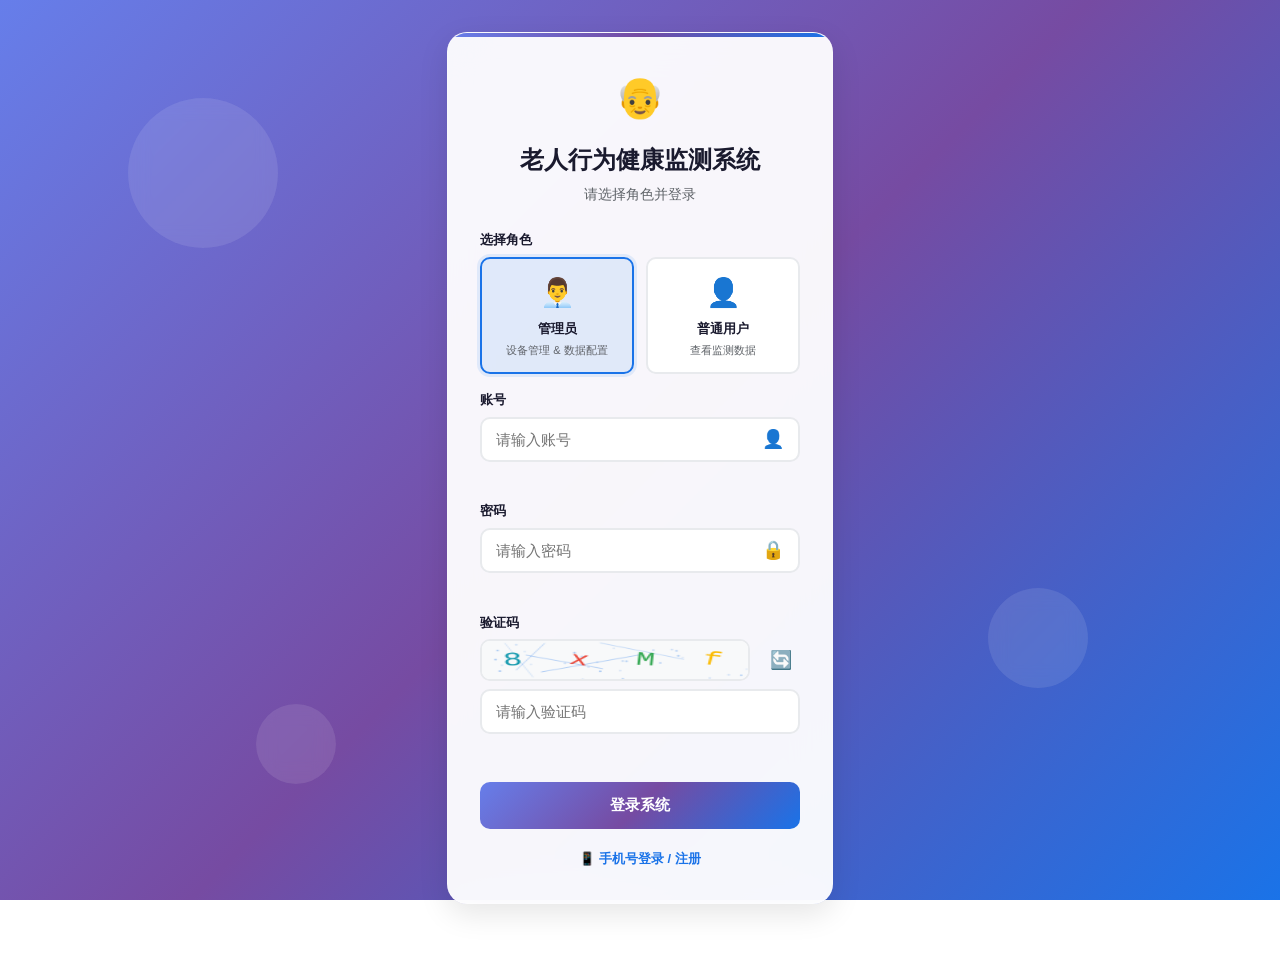
<file: index.html>
<!DOCTYPE html>
<html lang="zh-CN">
<head>
    <meta charset="UTF-8">
    <meta name="viewport" content="width=device-width, initial-scale=1.0">
    <title>老人行为健康监测系统 - 登录</title>
    <link rel="stylesheet" href="style.css">
    <style>
        /* 登录页面专属样式 */
        body {
            background: linear-gradient(135deg, #667eea 0%, #764ba2 50%, #1a73e8 100%);
            background-attachment: fixed;
            min-height: 100vh;
            display: flex;
            align-items: center;
            justify-content: center;
            margin: 0;
            position: relative;
            overflow: hidden;
        }

        /* 浮动装饰圆点 */
        .floating-circle {
            position: absolute;
            border-radius: 50%;
            background: rgba(255, 255, 255, 0.1);
            backdrop-filter: blur(10px);
            animation: float 6s ease-in-out infinite;
        }

        .floating-circle:nth-child(1) {
            width: 150px;
            height: 150px;
            top: 10%;
            left: 10%;
            animation-delay: 0s;
        }

        .floating-circle:nth-child(2) {
            width: 100px;
            height: 100px;
            top: 60%;
            right: 15%;
            animation-delay: 2s;
        }

        .floating-circle:nth-child(3) {
            width: 80px;
            height: 80px;
            bottom: 20%;
            left: 20%;
            animation-delay: 4s;
        }

        @keyframes float {
            0%, 100% {
                transform: translateY(0) rotate(0deg);
            }
            50% {
                transform: translateY(-20px) rotate(180deg);
            }
        }

        .login-wrapper {
            position: relative;
            z-index: 10;
            width: 100%;
            max-width: 450px;
            padding: 2rem;
        }

        .login-card {
            background: rgba(255, 255, 255, 0.95);
            backdrop-filter: blur(20px);
            border-radius: 20px;
            padding: 2rem 2rem;
            box-shadow: 0 10px 30px rgba(0, 0, 0, 0.1);
            border: 1px solid rgba(255, 255, 255, 0.2);
            position: relative;
            overflow: hidden;
        }

        .login-card::before {
            content: '';
            position: absolute;
            top: 0;
            left: 0;
            right: 0;
            height: 4px;
            background: linear-gradient(90deg, #667eea, #764ba2, #1a73e8);
        }

        .login-header {
            text-align: center;
            margin-bottom: 1.5rem;
        }

        .login-logo {
            font-size: 2.5rem;
            margin-bottom: 0.75rem;
        }

        .login-title {
            font-size: 1.5rem;
            font-weight: 700;
            color: #1a1a2e;
            margin-bottom: 0.25rem;
        }

        .login-subtitle {
            font-size: 0.875rem;
            color: #5f6368;
        }

        .form-group {
            margin-bottom: 1rem;
        }

        .form-label {
            display: block;
            font-size: 0.8125rem;
            font-weight: 600;
            color: #1a1a2e;
            margin-bottom: 0.375rem;
        }

        .form-input-wrapper {
            position: relative;
        }

        .form-input {
            width: 100%;
            padding: 0.75rem 2.5rem 0.75rem 0.875rem;
            border: 2px solid #e8eaed;
            border-radius: 10px;
            font-size: 0.9375rem;
            transition: all 0.3s ease;
            background: white;
        }

        .form-input:focus {
            outline: none;
            border-color: #1a73e8;
            box-shadow: 0 0 0 3px rgba(26, 115, 232, 0.1);
        }

        .input-icon {
            position: absolute;
            right: 1rem;
            top: 50%;
            transform: translateY(-50%);
            font-size: 1.125rem;
            color: #9aa0a6;
        }

        /* 角色选择样式 */
        .role-selector {
            display: flex;
            gap: 0.75rem;
            margin-bottom: 1rem;
        }

        .role-option {
            flex: 1;
            padding: 0.75rem;
            border: 2px solid #e8eaed;
            border-radius: 10px;
            cursor: pointer;
            transition: all 0.3s ease;
            text-align: center;
            background: white;
        }

        .role-option:hover {
            border-color: #1a73e8;
            background: rgba(26, 115, 232, 0.05);
        }

        .role-option.selected {
            border-color: #1a73e8;
            background: rgba(26, 115, 232, 0.1);
            box-shadow: 0 0 0 3px rgba(26, 115, 232, 0.1);
        }

        .role-icon {
            font-size: 1.75rem;
            margin-bottom: 0.25rem;
        }

        .role-name {
            font-weight: 600;
            color: #1a1a2e;
            font-size: 0.8125rem;
        }

        .role-desc {
            font-size: 0.6875rem;
            color: #5f6368;
            margin-top: 0.125rem;
        }

        .captcha-container {
            display: flex;
            align-items: center;
            gap: 0.75rem;
        }

        .captcha-image {
            flex: 1;
            height: 42px;
            border: 2px solid #e8eaed;
            border-radius: 10px;
            cursor: pointer;
            display: flex;
            align-items: center;
            justify-content: center;
            background: white;
            font-family: 'Courier New', monospace;
            font-size: 1.125rem;
            font-weight: bold;
            color: #1a73e8;
            letter-spacing: 4px;
            transition: all 0.3s ease;
        }

        .captcha-image:hover {
            border-color: #1a73e8;
            box-shadow: 0 0 0 3px rgba(26, 115, 232, 0.1);
        }

        .refresh-btn {
            background: none;
            border: none;
            font-size: 1.125rem;
            cursor: pointer;
            color: #9aa0a6;
            transition: color 0.3s ease;
            padding: 0.5rem;
        }

        .refresh-btn:hover {
            color: #1a73e8;
        }

        .login-btn {
            width: 100%;
            padding: 0.875rem;
            background: linear-gradient(135deg, #667eea 0%, #764ba2 50%, #1a73e8 100%);
            color: white;
            border: none;
            border-radius: 10px;
            font-size: 0.9375rem;
            font-weight: 600;
            cursor: pointer;
            transition: all 0.3s ease;
            position: relative;
            overflow: hidden;
            margin-top: 0.5rem;
        }

        .login-btn:hover {
            transform: translateY(-2px);
            box-shadow: 0 8px 20px rgba(26, 115, 232, 0.3);
        }

        .login-btn:active {
            transform: translateY(0);
        }

        .login-btn::before {
            content: '';
            position: absolute;
            top: 0;
            left: -100%;
            width: 100%;
            height: 100%;
            background: linear-gradient(90deg, transparent, rgba(255, 255, 255, 0.2), transparent);
            transition: left 0.5s ease;
        }

        .login-btn:hover::before {
            left: 100%;
        }

        .error-message {
            color: #ea4335;
            font-size: 0.6875rem;
            margin-top: 0.375rem;
            display: flex;
            align-items: center;
            gap: 0.25rem;
            opacity: 0;
            transform: translateY(-10px);
            transition: all 0.3s ease;
        }

        .error-message.show {
            opacity: 1;
            transform: translateY(0);
        }

        .error-message::before {
            content: '⚠️';
        }

        .footer {
            text-align: center;
            margin-top: 1.5rem;
            color: rgba(255, 255, 255, 0.8);
            font-size: 0.8125rem;
        }

        /* 登录成功动画 */
        .login-success {
            position: fixed;
            top: 0;
            left: 0;
            width: 100%;
            height: 100%;
            background: linear-gradient(135deg, #667eea 0%, #764ba2 50%, #1a73e8 100%);
            display: flex;
            align-items: center;
            justify-content: center;
            z-index: 1000;
            opacity: 0;
            visibility: hidden;
            transition: all 0.5s ease;
        }

        .login-success.show {
            opacity: 1;
            visibility: visible;
        }

        .success-content {
            text-align: center;
            color: white;
        }

        .success-icon {
            font-size: 4rem;
            margin-bottom: 1rem;
            animation: pulse 2s infinite;
        }

        .success-text {
            font-size: 1.5rem;
            font-weight: 600;
        }

        @keyframes pulse {
            0%, 100% {
                transform: scale(1);
            }
            50% {
                transform: scale(1.1);
            }
        }

        /* 响应式设计 */
        @media (max-width: 768px) {
            .login-wrapper {
                padding: 0.75rem;
            }

            .login-card {
                padding: 1.5rem 1.25rem;
                border-radius: 16px;
            }

            .login-logo {
                font-size: 2rem;
                margin-bottom: 0.5rem;
            }

            .login-title {
                font-size: 1.25rem;
            }

            .login-subtitle {
                font-size: 0.8125rem;
            }

            .form-input {
                padding: 0.75rem 2.25rem 0.75rem 0.75rem;
                font-size: 0.875rem;
            }

            .captcha-image {
                height: 38px;
                font-size: 1rem;
            }

            .login-btn {
                padding: 0.75rem;
                font-size: 0.875rem;
            }

            .role-selector {
                flex-direction: column;
                gap: 0.5rem;
            }

            .role-option {
                padding: 0.625rem;
                display: flex;
                align-items: center;
                justify-content: center;
                gap: 0.5rem;
            }

            .role-icon {
                font-size: 1.25rem;
                margin-bottom: 0;
            }

            .role-desc {
                display: none;
            }

            .login-header {
                margin-bottom: 1.25rem;
            }

            .form-group {
                margin-bottom: 0.875rem;
            }
        }
    </style>
</head>
<body>
    <!-- 装饰性浮动圆点 -->
    <div class="floating-circle"></div>
    <div class="floating-circle"></div>
    <div class="floating-circle"></div>

    <div class="login-wrapper">
        <div class="login-card">
            <div class="login-header">
                <div class="login-logo">👴</div>
                <h1 class="login-title">老人行为健康监测系统</h1>
                <p class="login-subtitle">请选择角色并登录</p>
            </div>
            
            <form id="loginForm">
                <!-- 角色选择 -->
                <div class="form-group">
                    <label class="form-label">选择角色</label>
                    <div class="role-selector">
                        <div class="role-option selected" data-role="admin" onclick="selectRole('admin')">
                            <div class="role-icon">👨‍💼</div>
                            <div class="role-name">管理员</div>
                            <div class="role-desc">设备管理 & 数据配置</div>
                        </div>
                        <div class="role-option" data-role="user" onclick="selectRole('user')">
                            <div class="role-icon">👤</div>
                            <div class="role-name">普通用户</div>
                            <div class="role-desc">查看监测数据</div>
                        </div>
                    </div>
                </div>
                
                <div class="form-group">
                    <label class="form-label" for="username">账号</label>
                    <div class="form-input-wrapper">
                        <input type="text" id="username" class="form-input" placeholder="请输入账号" autocomplete="username">
                        <span class="input-icon">👤</span>
                    </div>
                    <div class="error-message" id="usernameError"></div>
                </div>
                
                <div class="form-group">
                    <label class="form-label" for="password">密码</label>
                    <div class="form-input-wrapper">
                        <input type="password" id="password" class="form-input" placeholder="请输入密码" autocomplete="current-password">
                        <span class="input-icon">🔒</span>
                    </div>
                    <div class="error-message" id="passwordError"></div>
                </div>
                
                <div class="form-group">
                    <label class="form-label" for="captcha">验证码</label>
                    <div class="captcha-container">
                        <canvas id="captcha" class="captcha-image" onclick="refreshCaptcha()"></canvas>
                        <button type="button" class="refresh-btn" onclick="refreshCaptcha()">🔄</button>
                    </div>
                    <input type="text" id="captchaInput" class="form-input" placeholder="请输入验证码" style="margin-top: 0.5rem;">
                    <div class="error-message" id="captchaError"></div>
                </div>
                
                <button type="submit" class="login-btn">登录系统</button>
            </form>
            
            <div style="text-align: center; margin-top: 1rem;">
                <a href="phone-login.html" style="color: #1a73e8; text-decoration: none; font-size: 0.8125rem; font-weight: 600; cursor: pointer; transition: color 0.3s ease;">📱 手机号登录 / 注册</a>
            </div>
        </div>
        
        <div class="footer">
            <p>&copy; 2026 老人行为健康监测系统 | 保护老人安全，守护家庭幸福</p>
        </div>
    </div>

    <!-- 登录成功动画 -->
    <div class="login-success" id="loginSuccess">
        <div class="success-content">
            <div class="success-icon">✅</div>
            <div class="success-text">登录成功，正在进入系统...</div>
        </div>
    </div>

    <script>
        // 全局变量
        let captchaText = '';
        let selectedRole = 'admin';
        
        // 用户账户数据
        const users = {
            admin: { username: 'admin', password: '123456' },
            user: { username: 'user', password: '123456' }
        };
        
        // 初始化
        function init() {
            generateCaptcha();
            setupFormValidation();
        }
        
        // 选择角色
        function selectRole(role) {
            selectedRole = role;
            document.querySelectorAll('.role-option').forEach(option => {
                option.classList.remove('selected');
            });
            document.querySelector(`[data-role="${role}"]`).classList.add('selected');
            
            // 根据角色更新提示文字
            const usernameInput = document.getElementById('username');
            if (role === 'admin') {
                usernameInput.placeholder = '请输入管理员账号';
            } else {
                usernameInput.placeholder = '请输入用户账号';
            }
        }
        
        // 生成验证码
        function generateCaptcha() {
            const canvas = document.getElementById('captcha');
            const ctx = canvas.getContext('2d');
            
            // 设置画布尺寸
            canvas.width = 200;
            canvas.height = 48;
            
            // 清空画布
            ctx.clearRect(0, 0, canvas.width, canvas.height);
            
            // 生成随机验证码
            const chars = 'ABCDEFGHIJKLMNOPQRSTUVWXYZabcdefghijklmnopqrstuvwxyz0123456789';
            captchaText = '';
            for (let i = 0; i < 4; i++) {
                captchaText += chars.charAt(Math.floor(Math.random() * chars.length));
            }
            
            // 绘制背景
            ctx.fillStyle = '#f8f9fa';
            ctx.fillRect(0, 0, canvas.width, canvas.height);
            
            // 绘制干扰线
            for (let i = 0; i < 5; i++) {
                ctx.beginPath();
                ctx.moveTo(Math.random() * canvas.width, Math.random() * canvas.height);
                ctx.lineTo(Math.random() * canvas.width, Math.random() * canvas.height);
                ctx.strokeStyle = `rgba(26, 115, 232, ${Math.random() * 0.3 + 0.1})`;
                ctx.lineWidth = 1;
                ctx.stroke();
            }
            
            // 绘制干扰点
            for (let i = 0; i < 30; i++) {
                ctx.beginPath();
                ctx.arc(Math.random() * canvas.width, Math.random() * canvas.height, 1, 0, 2 * Math.PI);
                ctx.fillStyle = `rgba(26, 115, 232, ${Math.random() * 0.3 + 0.1})`;
                ctx.fill();
            }
            
            // 绘制验证码文本
            ctx.font = '24px "Courier New", monospace';
            ctx.textAlign = 'center';
            ctx.textBaseline = 'middle';
            
            // 为每个字符设置不同的颜色和旋转角度
            for (let i = 0; i < captchaText.length; i++) {
                const x = (canvas.width / captchaText.length) * (i + 0.5);
                const y = canvas.height / 2;
                const angle = (Math.random() - 0.5) * 0.5; // -0.25 到 0.25 弧度
                
                ctx.save();
                ctx.translate(x, y);
                ctx.rotate(angle);
                
                // 随机颜色
                const colors = ['#1a73e8', '#34a853', '#fbbc05', '#ea4335', '#1098ad'];
                ctx.fillStyle = colors[Math.floor(Math.random() * colors.length)];
                
                ctx.fillText(captchaText[i], 0, 0);
                ctx.restore();
            }
        }
        
        // 刷新验证码
        function refreshCaptcha() {
            generateCaptcha();
            hideError('captchaError');
        }
        
        // 设置表单验证
        function setupFormValidation() {
            const form = document.getElementById('loginForm');
            
            form.addEventListener('submit', function(e) {
                e.preventDefault();
                
                const username = document.getElementById('username').value.trim();
                const password = document.getElementById('password').value;
                const captchaInput = document.getElementById('captchaInput').value.trim();
                
                let isValid = true;
                
                // 验证账号
                if (!username) {
                    showError('usernameError', '请输入账号');
                    isValid = false;
                } else {
                    hideError('usernameError');
                }
                
                // 验证密码
                if (!password) {
                    showError('passwordError', '请输入密码');
                    isValid = false;
                } else {
                    hideError('passwordError');
                }
                
                // 验证验证码
                if (!captchaInput) {
                    showError('captchaError', '请输入验证码');
                    isValid = false;
                } else if (captchaInput.toLowerCase() !== captchaText.toLowerCase()) {
                    showError('captchaError', '验证码错误');
                    isValid = false;
                } else {
                    hideError('captchaError');
                }
                
                // 验证账号密码
                if (isValid) {
                    const currentUser = users[selectedRole];
                    if (username === currentUser.username && password === currentUser.password) {
                        // 保存用户角色到本地存储
                        localStorage.setItem('userRole', selectedRole);
                        localStorage.setItem('username', username);
                        // 登录成功
                        showSuccessAnimation();
                    } else {
                        showError('passwordError', '账号或密码错误');
                    }
                }
            });
        }
        
        // 显示错误信息
        function showError(elementId, message) {
            const errorElement = document.getElementById(elementId);
            errorElement.textContent = message;
            errorElement.classList.add('show');
        }
        
        // 隐藏错误信息
        function hideError(elementId) {
            const errorElement = document.getElementById(elementId);
            errorElement.classList.remove('show');
        }
        
        // 显示登录成功动画
        function showSuccessAnimation() {
            const successElement = document.getElementById('loginSuccess');
            successElement.classList.add('show');
            
            // 1.5秒后跳转到监测页面
            setTimeout(() => {
                window.location.href = 'dashboard.html';
            }, 1500);
        }
        
        // 页面加载完成后初始化
        window.addEventListener('DOMContentLoaded', init);
    </script>
</body>
</html>
</file>
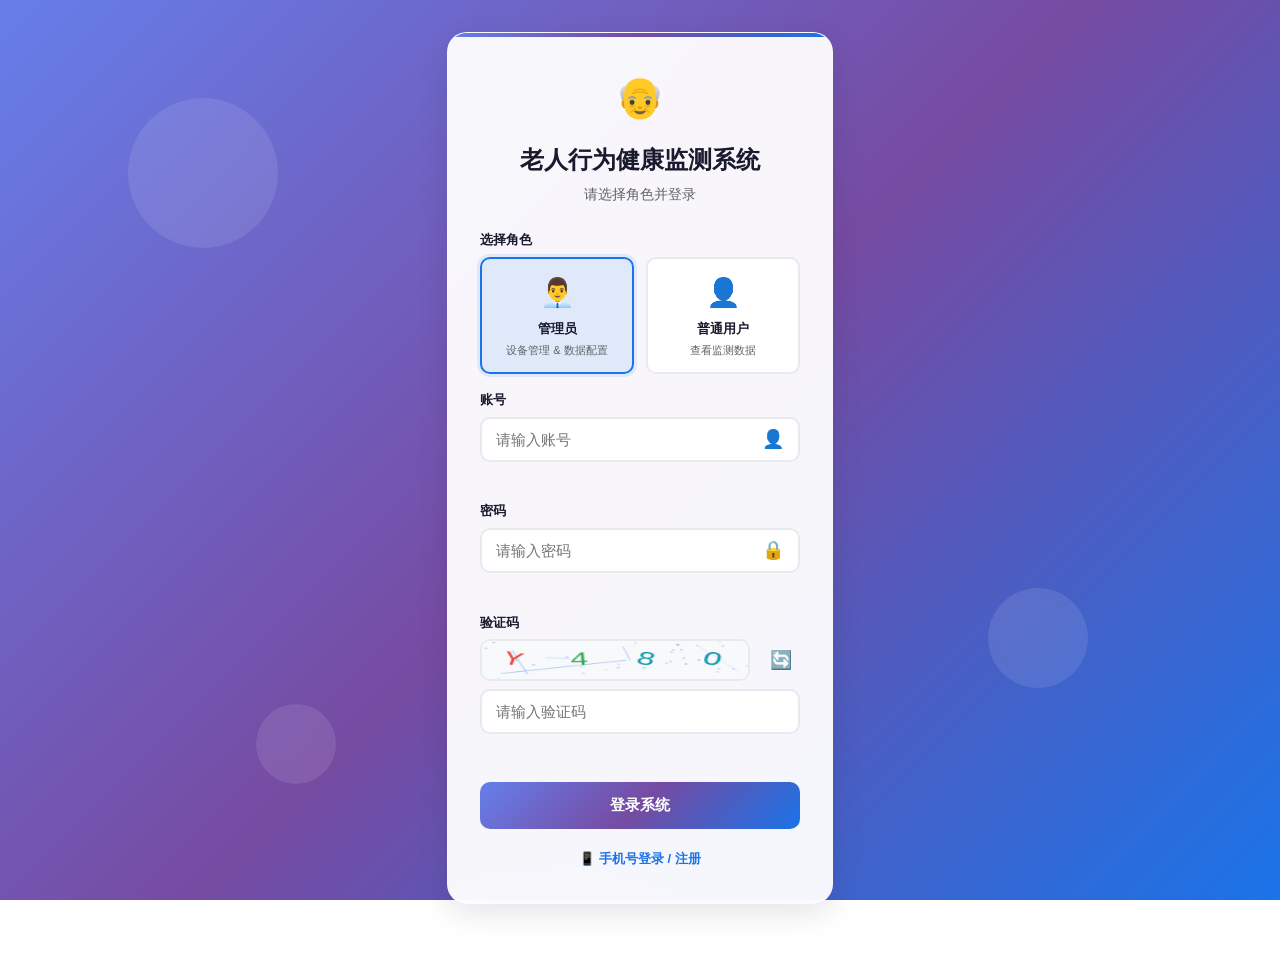
<file: dashboard.html>
<!DOCTYPE html>
<html lang="zh-CN">
<head>
    <meta charset="UTF-8">
    <meta name="viewport" content="width=device-width, initial-scale=1.0">
    <title>老人行为健康监测系统</title>
    <link rel="stylesheet" href="style.css">
</head>
<body>
    <!-- 顶部导航栏 -->
    <nav class="top-nav">
        <div class="logo">老人行为健康监测系统</div>
        <div class="nav-right">
            <div class="user-info" id="user-info">
                <span id="current-user">--</span>
                <span id="user-role-badge" class="role-badge">--</span>
            </div>
            <div class="device-status">
                <span class="status-dot online"></span>
                <span>设备在线</span>
            </div>
            <div class="current-time" id="current-time"></div>
            <button class="btn btn-secondary logout-btn" onclick="logout()">退出登录</button>
        </div>
    </nav>

    <!-- 主容器 -->
    <div class="main-container">
        <!-- 侧边导航栏 -->
        <aside class="side-nav">
            <ul>
                <li class="nav-item active" data-module="overview">
                    <span class="nav-icon">📊</span>
                    <span>数据总览</span>
                </li>
                <li class="nav-item" data-module="behavior">
                    <span class="nav-icon">🚶</span>
                    <span>行为监测</span>
                </li>
                <li class="nav-item" data-module="location">
                    <span class="nav-icon">📍</span>
                    <span>定位追踪</span>
                </li>
                <li class="nav-item" data-module="history">
                    <span class="nav-icon">📜</span>
                    <span>历史记录</span>
                </li>
                <li class="nav-item admin-only" data-module="device" id="device-nav">
                    <span class="nav-icon">📡</span>
                    <span>设备绑定</span>
                </li>
                <li class="nav-item" data-module="settings">
                    <span class="nav-icon">⚙️</span>
                    <span>系统设置</span>
                </li>
            </ul>
        </aside>

        <!-- 主内容区 -->
        <main class="content">
            <!-- 数据总览模块 -->
            <section class="module active" id="overview">
                <div class="status-card">
                    <h2>当前状态</h2>
                    <div class="status-info">
                        <div class="status-item">
                            <span class="label">最新行为：</span>
                            <span class="value" id="latest-behavior">--</span>
                        </div>
                        <div class="status-item">
                            <span class="label">状态评估：</span>
                            <span class="value status-normal" id="current-status">正常</span>
                        </div>
                        <div class="status-item">
                            <span class="label">更新时间：</span>
                            <span class="value" id="status-time">--</span>
                        </div>
                    </div>
                </div>

                <div class="dashboard">
                    <div class="dashboard-card">
                        <h3>WiFi信号监测</h3>
                        <div class="wifi-items">
                            <div class="wifi-item">
                                <span class="wifi-label">信号强度</span>
                                <div class="signal-level">
                                    <span class="signal-dot active"></span>
                                    <span class="signal-dot active"></span>
                                    <span class="signal-dot active"></span>
                                    <span class="signal-dot active"></span>
                                    <span class="signal-dot"></span>
                                </div>
                            </div>
                            <div class="wifi-item">
                                <span class="wifi-label">信道质量</span>
                                <span id="channel-quality">--dB</span>
                            </div>
                            <div class="wifi-item">
                                <span class="wifi-label">相位变化</span>
                                <span id="phase-change">--°</span>
                            </div>
                        </div>
                    </div>
                    
                    <div class="dashboard-card">
                        <h3>安全监测</h3>
                        <div class="safety-items">
                            <div class="safety-item">
                                <span class="safety-label">跌倒检测</span>
                                <span class="safety-status normal" id="fall-detection">正常</span>
                            </div>
                            <div class="safety-item">
                                <span class="safety-label">长时间静止</span>
                                <span class="safety-status normal" id="long-stationary">正常</span>
                            </div>
                            <div class="safety-item">
                                <span class="safety-label">行为异常</span>
                                <span class="safety-status normal" id="behavior-anomaly">正常</span>
                            </div>
                        </div>
                    </div>
                </div>

                <div class="alerts-section">
                    <h3>最近告警</h3>
                    <div class="alerts-list">
                        <div class="alert-item" data-alert="1">
                            <div class="alert-header">
                                <span class="alert-type warning">异常行为</span>
                                <span class="alert-time">2026-01-15 14:30</span>
                            </div>
                            <div class="alert-content">
                                <p>检测到老人长时间静止不动，可能存在跌倒风险</p>
                            </div>
                        </div>
                    </div>
                </div>
            </section>

            <!-- 行为监测模块 -->
            <section class="module" id="behavior">
                <div class="status-card">
                    <h2>行为监测详情</h2>
                    <div class="status-info">
                        <div class="status-item">
                            <span class="label">当前行为：</span>
                            <span class="value" id="current-behavior">--</span>
                        </div>
                        <div class="status-item">
                            <span class="label">行为状态：</span>
                            <span class="value status-normal" id="behavior-status">正常</span>
                        </div>
                        <div class="status-item">
                            <span class="label">检测时间：</span>
                            <span class="value" id="behavior-time">--</span>
                        </div>
                    </div>
                </div>

                <div class="dashboard">
                    <div class="dashboard-card chart-card behavior-trend-card">
                        <h3>行为趋势</h3>
                        <canvas id="behaviorChart"></canvas>
                    </div>
                    <div class="dashboard-card behavior-model-card">
                        <h3>行为模型</h3>
                        <div class="behavior-3d-model">
                            <canvas id="behaviorModel"></canvas>
                            <div class="model-controls">
                                <button class="btn btn-secondary" onclick="rotateModel()">旋转模型</button>
                                <button class="btn btn-secondary" onclick="resetModel()">重置视角</button>
                            </div>
                        </div>
                    </div>
                    <div class="dashboard-card activity-stats-card">
                        <h3>活动量统计</h3>
                        <div class="activity-stats">
                            <div class="stat-item">
                                <span class="stat-label">今日活动量</span>
                                <span class="stat-value" id="today-activity">--</span>
                            </div>
                            <div class="stat-item">
                                <span class="stat-label">行走步数</span>
                                <span class="stat-value" id="steps-count">--</span>
                            </div>
                            <div class="stat-item">
                                <span class="stat-label">活动时长</span>
                                <span class="stat-value" id="activity-duration">--</span>
                            </div>
                        </div>
                    </div>
                    <div class="dashboard-card indoor-location-card">
                        <h3>室内定位</h3>
                        <div class="indoor-location">
                            <div class="location-map">
                                <div class="map-placeholder">
                                    <span>🏠</span>
                                    <p>室内地图</p>
                                </div>
                            </div>
                            <div class="location-info">
                                <div class="location-item">
                                    <span class="label">当前位置：</span>
                                    <span class="value" id="indoor-position">--</span>
                                </div>
                                <div class="location-item">
                                    <span class="label">定位精度：</span>
                                    <span class="value" id="indoor-accuracy">--m</span>
                                </div>
                            </div>
                        </div>
                    </div>
                </div>

                <div class="alerts-section">
                    <h3>行为历史记录</h3>
                    <div class="behavior-history-grid" id="behavior-history">
                        <!-- 动态生成 -->
                    </div>
                </div>
            </section>

            <!-- 定位追踪模块 -->
            <section class="module" id="location">
                <div class="status-card">
                    <h2>实时定位</h2>
                    <div class="location-info">
                        <div class="location-map">
                            <div class="map-placeholder">
                                <span>🗺️</span>
                                <p>地图加载中...</p>
                            </div>
                        </div>
                        <div class="location-details">
                            <div class="location-item">
                                <span class="label">当前位置：</span>
                                <span class="value">北京市朝阳区某某街道</span>
                            </div>
                            <div class="location-item">
                                <span class="label">定位精度：</span>
                                <span class="value" id="location-precision">--m</span>
                            </div>
                            <div class="location-item">
                                <span class="label">更新时间：</span>
                                <span class="value" id="location-time">--</span>
                            </div>
                            <div class="location-actions">
                                <button class="btn btn-primary">刷新位置</button>
                                <button class="btn btn-secondary">查看历史轨迹</button>
                            </div>
                        </div>
                    </div>
                </div>
            </section>

            <!-- 历史记录模块 -->
            <section class="module" id="history">
                <div class="status-card">
                    <h2>历史记录查询</h2>
                    <div class="history-filters">
                        <div class="filter-group">
                            <label>开始时间：</label>
                            <input type="datetime-local" class="form-input">
                        </div>
                        <div class="filter-group">
                            <label>结束时间：</label>
                            <input type="datetime-local" class="form-input">
                        </div>
                        <div class="filter-group">
                            <label>记录类型：</label>
                            <select class="form-input">
                                <option>全部</option>
                                <option>行为记录</option>
                                <option>告警记录</option>
                            </select>
                        </div>
                        <button class="btn btn-primary">查询</button>
                    </div>
                </div>

                <div class="alerts-section">
                    <h3>查询结果</h3>
                    <div class="history-list">
                        <div class="history-item">
                            <div class="history-header">
                                <span class="history-type">行为记录</span>
                                <span class="history-time">2026-01-15 14:30:25</span>
                            </div>
                            <div class="history-content">
                                <p>检测到老人正在行走，速度正常，状态良好</p>
                            </div>
                        </div>
                    </div>
                </div>
            </section>

            <!-- 设备绑定模块（仅管理员可见） -->
            <section class="module" id="device">
                <div class="status-card">
                    <h2>WiFi设备绑定</h2>
                    <p class="section-desc">管理员可以通过此页面绑定WiFi路由器设备，实现无感化监测</p>
                </div>

                <div class="dashboard">
                    <div class="dashboard-card device-bind-card">
                        <h3>绑定新设备</h3>
                        <div class="device-form">
                            <div class="form-group">
                                <label class="form-label">设备名称</label>
                                <input type="text" class="form-input" id="device-name" placeholder="如：客厅路由器">
                            </div>
                            <div class="form-group">
                                <label class="form-label">WiFi名称 (SSID)</label>
                                <input type="text" class="form-input" id="wifi-ssid" placeholder="请输入WiFi名称">
                            </div>
                            <div class="form-group">
                                <label class="form-label">WiFi密码</label>
                                <input type="password" class="form-input" id="wifi-password" placeholder="请输入WiFi密码">
                            </div>
                            <div class="form-group">
                                <label class="form-label">设备MAC地址</label>
                                <input type="text" class="form-input" id="device-mac" placeholder="如：00:11:22:33:44:55">
                            </div>
                            <div class="form-group">
                                <label class="form-label">安装位置</label>
                                <select class="form-input" id="device-location">
                                    <option value="living-room">客厅</option>
                                    <option value="bedroom">卧室</option>
                                    <option value="kitchen">厨房</option>
                                    <option value="other">其他</option>
                                </select>
                            </div>
                            <button class="btn btn-primary" onclick="bindDevice()">绑定设备</button>
                        </div>
                    </div>

                    <div class="dashboard-card device-list-card">
                        <h3>已绑定设备</h3>
                        <div class="device-list" id="device-list">
                            <div class="device-item">
                                <div class="device-info">
                                    <span class="device-icon">📡</span>
                                    <div class="device-details">
                                        <span class="device-name">客厅路由器</span>
                                        <span class="device-status online">在线</span>
                                    </div>
                                </div>
                                <div class="device-actions">
                                    <button class="btn btn-secondary btn-sm" onclick="testDevice()">测试</button>
                                    <button class="btn btn-danger btn-sm" onclick="unbindDevice()">解绑</button>
                                </div>
                            </div>
                        </div>
                    </div>
                </div>

                <div class="dashboard">
                    <div class="dashboard-card device-status-card">
                        <h3>设备状态监测</h3>
                        <div class="status-grid">
                            <div class="status-item">
                                <span class="status-label">连接状态</span>
                                <span class="status-value online">已连接</span>
                            </div>
                            <div class="status-item">
                                <span class="status-label">信号质量</span>
                                <span class="status-value">优秀</span>
                            </div>
                            <div class="status-item">
                                <span class="status-label">数据同步</span>
                                <span class="status-value">正常</span>
                            </div>
                            <div class="status-item">
                                <span class="status-label">最后同步</span>
                                <span class="status-value" id="last-sync">刚刚</span>
                            </div>
                        </div>
                    </div>
                </div>
            </section>

            <!-- 系统设置模块 -->
            <section class="module" id="settings">
                <div class="status-card">
                    <h2>系统设置</h2>
                    <div class="settings-grid">
                        <div class="setting-item">
                            <h4>设备管理</h4>
                            <div class="setting-content">
                                <div class="setting-row">
                                    <span>设备在线状态</span>
                                    <label class="switch">
                                        <input type="checkbox" checked id="device-online">
                                        <span class="slider"></span>
                                    </label>
                                </div>
                                <div class="setting-row">
                                    <span>数据同步频率</span>
                                    <select class="form-input" id="sync-frequency">
                                        <option>实时</option>
                                        <option>每5秒</option>
                                        <option>每30秒</option>
                                        <option>每分钟</option>
                                    </select>
                                </div>
                            </div>
                        </div>
                        <div class="setting-item">
                            <h4>告警设置</h4>
                            <div class="setting-content">
                                <div class="setting-row">
                                    <span>启用告警通知</span>
                                    <label class="switch">
                                        <input type="checkbox" checked id="alert-enabled">
                                        <span class="slider"></span>
                                    </label>
                                </div>
                                <div class="setting-row">
                                    <span>告警阈值设置</span>
                                    <button class="btn btn-secondary" onclick="showAlertSettings()">配置</button>
                                </div>
                            </div>
                        </div>
                        <div class="setting-item">
                            <h4>联系人信息</h4>
                            <div class="setting-content">
                                <div class="form-group">
                                    <label>紧急联系人姓名</label>
                                    <input type="text" class="form-input" placeholder="请输入姓名" id="contact-name">
                                </div>
                                <div class="form-group">
                                    <label>关系</label>
                                    <input type="text" class="form-input" placeholder="如：子女" id="contact-relation">
                                </div>
                                <div class="form-group">
                                    <label>联系电话</label>
                                    <input type="tel" class="form-input" placeholder="请输入手机号" id="contact-phone">
                                </div>
                                <button class="btn btn-primary" id="save-contacts">保存</button>
                            </div>
                        </div>
                    </div>
                </div>
            </section>
        </main>
    </div>

    <!-- 底部栏 -->
    <footer class="bottom-bar">
        <div class="copyright">
            <p>&copy; 2026 老人行为健康监测系统 | 保护老人安全，守护家庭幸福</p>
        </div>
        <button class="emergency-btn" onclick="showEmergencyModal()">🚨 紧急呼叫</button>
    </footer>

    <!-- 告警详情弹窗 -->
    <div class="modal" id="alertModal">
        <div class="modal-content">
            <div class="modal-header">
                <h3>告警详情</h3>
                <button class="close-btn" onclick="closeModal('alertModal')">&times;</button>
            </div>
            <div class="modal-body">
                <div class="alert-info">
                    <p><strong>告警类型：</strong><span id="modal-alert-type">--</span></p>
                    <p><strong>发生时间：</strong><span id="modal-alert-time">--</span></p>
                    <p><strong>详细描述：</strong><span id="modal-alert-desc">--</span></p>
                </div>
                <div class="alert-actions">
                    <textarea placeholder="请输入处理备注..." id="alert-note"></textarea>
                </div>
            </div>
            <div class="modal-footer">
                <button class="btn btn-secondary" onclick="closeModal('alertModal')">关闭</button>
                <button class="btn btn-primary" onclick="handleAlert()">标记已处理</button>
            </div>
        </div>
    </div>

    <!-- 紧急呼叫弹窗 -->
    <div class="modal" id="emergencyModal">
        <div class="modal-content">
            <div class="modal-header" style="background-color: #ea4335;">
                <h3>🚨 紧急呼叫</h3>
                <button class="close-btn" onclick="closeModal('emergencyModal')">&times;</button>
            </div>
            <div class="modal-body">
                <div class="emergency-info">
                    <p style="color: #ea4335; font-weight: bold; margin-bottom: 1rem;">
                        确认要发起紧急呼叫吗？这将立即通知紧急联系人。
                    </p>
                    <div class="emergency-contacts">
                        <div class="contact-item">
                            <span>👤 张先生（子女）</span>
                            <span>138****8888</span>
                        </div>
                        <div class="contact-item">
                            <span>🏥 社区卫生服务中心</span>
                            <span>010-12345678</span>
                        </div>
                    </div>
                </div>
            </div>
            <div class="modal-footer">
                <button class="btn btn-secondary" onclick="closeModal('emergencyModal')">取消</button>
                <button class="btn btn-danger" onclick="confirmEmergency()">确认呼叫</button>
            </div>
        </div>
    </div>

    <!-- 权限提示弹窗 -->
    <div class="modal" id="permissionModal">
        <div class="modal-content">
            <div class="modal-header" style="background-color: #fbbc05;">
                <h3>⚠️ 权限不足</h3>
                <button class="close-btn" onclick="closeModal('permissionModal')">&times;</button>
            </div>
            <div class="modal-body">
                <p>您没有权限执行此操作。请联系管理员获取相应权限。</p>
            </div>
            <div class="modal-footer">
                <button class="btn btn-secondary" onclick="closeModal('permissionModal')">确定</button>
            </div>
        </div>
    </div>

    <script src="chart.js"></script>
    <script src="script.js"></script>
</body>
</html>
</file>
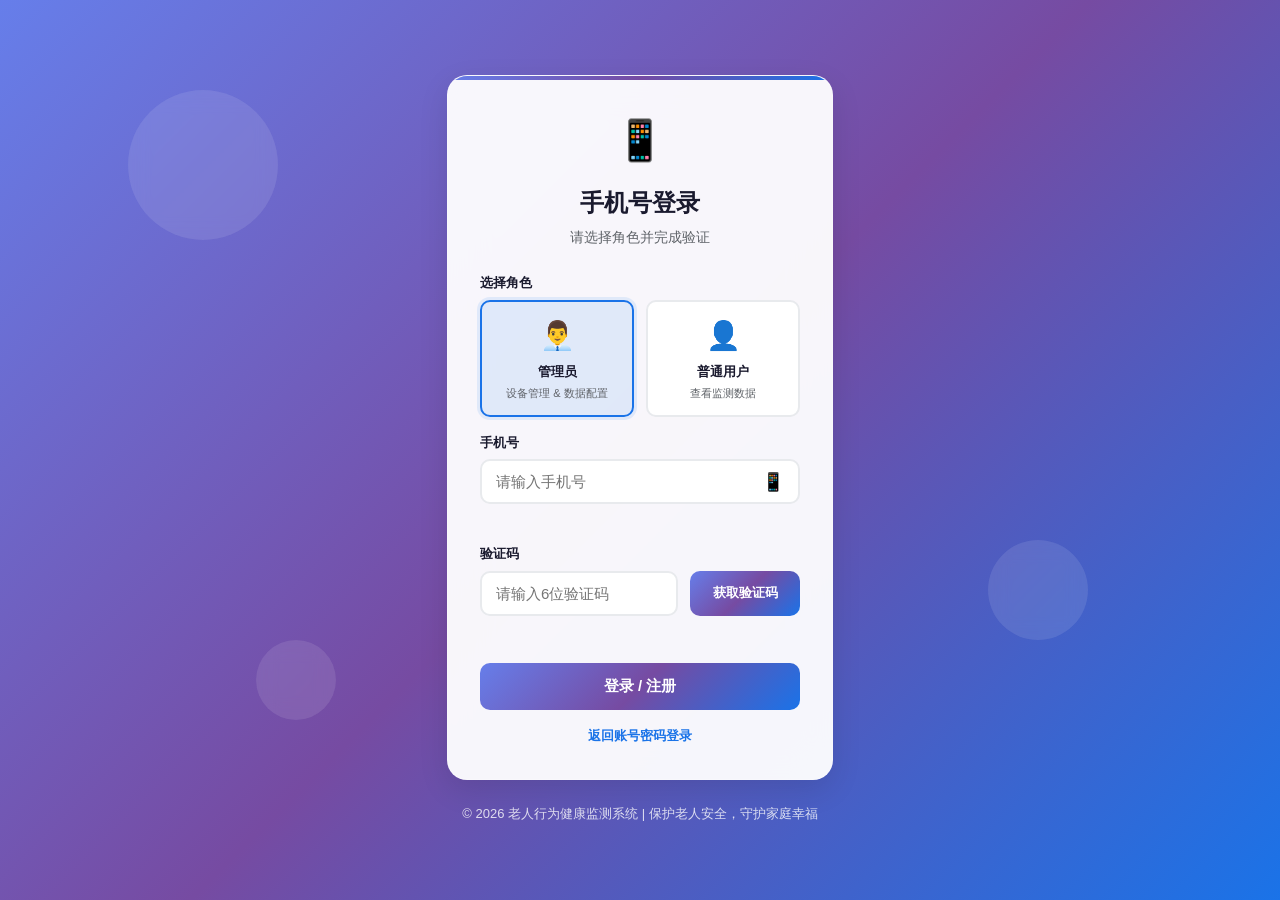
<file: phone-login.html>
<!DOCTYPE html>
<html lang="zh-CN">
<head>
    <meta charset="UTF-8">
    <meta name="viewport" content="width=device-width, initial-scale=1.0">
    <title>老人行为健康监测系统 - 手机号登录</title>
    <link rel="stylesheet" href="style.css">
    <style>
        body {
            background: linear-gradient(135deg, #667eea 0%, #764ba2 50%, #1a73e8 100%);
            background-attachment: fixed;
            min-height: 100vh;
            display: flex;
            align-items: center;
            justify-content: center;
            margin: 0;
            position: relative;
            overflow: hidden;
        }

        .floating-circle {
            position: absolute;
            border-radius: 50%;
            background: rgba(255, 255, 255, 0.1);
            backdrop-filter: blur(10px);
            animation: float 6s ease-in-out infinite;
        }

        .floating-circle:nth-child(1) {
            width: 150px;
            height: 150px;
            top: 10%;
            left: 10%;
            animation-delay: 0s;
        }

        .floating-circle:nth-child(2) {
            width: 100px;
            height: 100px;
            top: 60%;
            right: 15%;
            animation-delay: 2s;
        }

        .floating-circle:nth-child(3) {
            width: 80px;
            height: 80px;
            bottom: 20%;
            left: 20%;
            animation-delay: 4s;
        }

        @keyframes float {
            0%, 100% {
                transform: translateY(0) rotate(0deg);
            }
            50% {
                transform: translateY(-20px) rotate(180deg);
            }
        }

        .login-wrapper {
            position: relative;
            z-index: 10;
            width: 100%;
            max-width: 450px;
            padding: 2rem;
        }

        .login-card {
            background: rgba(255, 255, 255, 0.95);
            backdrop-filter: blur(20px);
            border-radius: 20px;
            padding: 2rem 2rem;
            box-shadow: 0 10px 30px rgba(0, 0, 0, 0.1);
            border: 1px solid rgba(255, 255, 255, 0.2);
            position: relative;
            overflow: hidden;
        }

        .login-card::before {
            content: '';
            position: absolute;
            top: 0;
            left: 0;
            right: 0;
            height: 4px;
            background: linear-gradient(90deg, #667eea, #764ba2, #1a73e8);
        }

        .login-header {
            text-align: center;
            margin-bottom: 1.5rem;
        }

        .login-logo {
            font-size: 2.5rem;
            margin-bottom: 0.75rem;
        }

        .login-title {
            font-size: 1.5rem;
            font-weight: 700;
            color: #1a1a2e;
            margin-bottom: 0.25rem;
        }

        .login-subtitle {
            font-size: 0.875rem;
            color: #5f6368;
        }

        .form-group {
            margin-bottom: 1rem;
        }

        .form-label {
            display: block;
            font-size: 0.8125rem;
            font-weight: 600;
            color: #1a1a2e;
            margin-bottom: 0.375rem;
        }

        .form-input-wrapper {
            position: relative;
        }

        .form-input {
            width: 100%;
            padding: 0.75rem 2.5rem 0.75rem 0.875rem;
            border: 2px solid #e8eaed;
            border-radius: 10px;
            font-size: 0.9375rem;
            transition: all 0.3s ease;
            background: white;
        }

        .form-input:focus {
            outline: none;
            border-color: #1a73e8;
            box-shadow: 0 0 0 3px rgba(26, 115, 232, 0.1);
        }

        .input-icon {
            position: absolute;
            right: 1rem;
            top: 50%;
            transform: translateY(-50%);
            font-size: 1.125rem;
            color: #9aa0a6;
        }

        .verify-container {
            display: flex;
            gap: 0.75rem;
        }

        .verify-container .form-input {
            flex: 1;
            padding-right: 1rem;
        }

        .send-code-btn {
            padding: 0 1rem;
            background: linear-gradient(135deg, #667eea 0%, #764ba2 50%, #1a73e8 100%);
            color: white;
            border: none;
            border-radius: 10px;
            font-size: 0.8125rem;
            font-weight: 600;
            cursor: pointer;
            transition: all 0.3s ease;
            white-space: nowrap;
            min-width: 110px;
        }

        .send-code-btn:hover:not(:disabled) {
            transform: translateY(-2px);
            box-shadow: 0 4px 12px rgba(26, 115, 232, 0.3);
        }

        .send-code-btn:disabled {
            opacity: 0.6;
            cursor: not-allowed;
            background: #9aa0a6;
        }

        .login-btn {
            width: 100%;
            padding: 0.875rem;
            background: linear-gradient(135deg, #667eea 0%, #764ba2 50%, #1a73e8 100%);
            color: white;
            border: none;
            border-radius: 10px;
            font-size: 0.9375rem;
            font-weight: 600;
            cursor: pointer;
            transition: all 0.3s ease;
            position: relative;
            overflow: hidden;
            margin-top: 0.5rem;
        }

        .login-btn:hover {
            transform: translateY(-2px);
            box-shadow: 0 8px 20px rgba(26, 115, 232, 0.3);
        }

        .login-btn:active {
            transform: translateY(0);
        }

        .login-btn::before {
            content: '';
            position: absolute;
            top: 0;
            left: -100%;
            width: 100%;
            height: 100%;
            background: linear-gradient(90deg, transparent, rgba(255, 255, 255, 0.2), transparent);
            transition: left 0.5s ease;
        }

        .login-btn:hover::before {
            left: 100%;
        }

        .error-message {
            color: #ea4335;
            font-size: 0.6875rem;
            margin-top: 0.375rem;
            display: flex;
            align-items: center;
            gap: 0.25rem;
            opacity: 0;
            transform: translateY(-10px);
            transition: all 0.3s ease;
        }

        .error-message.show {
            opacity: 1;
            transform: translateY(0);
        }

        .error-message::before {
            content: '⚠️';
        }

        .back-link {
            text-align: center;
            margin-top: 1rem;
            color: #1a73e8;
            text-decoration: none;
            font-size: 0.8125rem;
            font-weight: 600;
            cursor: pointer;
            transition: color 0.3s ease;
            display: block;
        }

        .back-link:hover {
            color: #667eea;
            text-decoration: underline;
        }

        .footer {
            text-align: center;
            margin-top: 1.5rem;
            color: rgba(255, 255, 255, 0.8);
            font-size: 0.8125rem;
        }

        .login-success {
            position: fixed;
            top: 0;
            left: 0;
            width: 100%;
            height: 100%;
            background: linear-gradient(135deg, #667eea 0%, #764ba2 50%, #1a73e8 100%);
            display: flex;
            align-items: center;
            justify-content: center;
            z-index: 1000;
            opacity: 0;
            visibility: hidden;
            transition: all 0.5s ease;
        }

        .login-success.show {
            opacity: 1;
            visibility: visible;
        }

        .success-content {
            text-align: center;
            color: white;
        }

        .success-icon {
            font-size: 4rem;
            margin-bottom: 1rem;
            animation: pulse 2s infinite;
        }

        .success-text {
            font-size: 1.5rem;
            font-weight: 600;
        }

        @keyframes pulse {
            0%, 100% {
                transform: scale(1);
            }
            50% {
                transform: scale(1.1);
            }
        }

        .role-selector {
            display: flex;
            gap: 0.75rem;
            margin-bottom: 1rem;
        }

        .role-option {
            flex: 1;
            padding: 0.75rem;
            border: 2px solid #e8eaed;
            border-radius: 10px;
            cursor: pointer;
            transition: all 0.3s ease;
            text-align: center;
            background: white;
        }

        .role-option:hover {
            border-color: #1a73e8;
            background: rgba(26, 115, 232, 0.05);
        }

        .role-option.selected {
            border-color: #1a73e8;
            background: rgba(26, 115, 232, 0.1);
            box-shadow: 0 0 0 3px rgba(26, 115, 232, 0.1);
        }

        .role-icon {
            font-size: 1.75rem;
            margin-bottom: 0.25rem;
        }

        .role-name {
            font-weight: 600;
            color: #1a1a2e;
            font-size: 0.8125rem;
        }

        .role-desc {
            font-size: 0.6875rem;
            color: #5f6368;
            margin-top: 0.125rem;
        }

        @media (max-width: 768px) {
            .login-wrapper {
                padding: 0.75rem;
            }

            .login-card {
                padding: 1.5rem 1.25rem;
                border-radius: 16px;
            }

            .login-logo {
                font-size: 2rem;
                margin-bottom: 0.5rem;
            }

            .login-title {
                font-size: 1.25rem;
            }

            .login-subtitle {
                font-size: 0.8125rem;
            }

            .form-input {
                padding: 0.75rem 2.25rem 0.75rem 0.75rem;
                font-size: 0.875rem;
            }

            .verify-container {
                flex-direction: column;
            }

            .send-code-btn {
                width: 100%;
            }

            .role-selector {
                flex-direction: column;
                gap: 0.5rem;
            }

            .role-option {
                padding: 0.625rem;
                display: flex;
                align-items: center;
                justify-content: center;
                gap: 0.5rem;
            }

            .role-icon {
                font-size: 1.25rem;
                margin-bottom: 0;
            }

            .role-desc {
                display: none;
            }

            .login-header {
                margin-bottom: 1.25rem;
            }

            .form-group {
                margin-bottom: 0.875rem;
            }
        }
    </style>
</head>
<body>
    <div class="floating-circle"></div>
    <div class="floating-circle"></div>
    <div class="floating-circle"></div>

    <div class="login-wrapper">
        <div class="login-card">
            <div class="login-header">
                <div class="login-logo">📱</div>
                <h1 class="login-title">手机号登录</h1>
                <p class="login-subtitle">请选择角色并完成验证</p>
            </div>
            
            <form id="phoneLoginForm">
                <div class="form-group">
                    <label class="form-label">选择角色</label>
                    <div class="role-selector">
                        <div class="role-option selected" data-role="admin" onclick="selectRole('admin')">
                            <div class="role-icon">👨‍💼</div>
                            <div class="role-name">管理员</div>
                            <div class="role-desc">设备管理 & 数据配置</div>
                        </div>
                        <div class="role-option" data-role="user" onclick="selectRole('user')">
                            <div class="role-icon">👤</div>
                            <div class="role-name">普通用户</div>
                            <div class="role-desc">查看监测数据</div>
                        </div>
                    </div>
                </div>
                
                <div class="form-group">
                    <label class="form-label" for="phone">手机号</label>
                    <div class="form-input-wrapper">
                        <input type="tel" id="phone" class="form-input" placeholder="请输入手机号" maxlength="11" autocomplete="tel">
                        <span class="input-icon">📱</span>
                    </div>
                    <div class="error-message" id="phoneError"></div>
                </div>
                
                <div class="form-group">
                    <label class="form-label" for="verifyCode">验证码</label>
                    <div class="verify-container">
                        <input type="text" id="verifyCode" class="form-input" placeholder="请输入6位验证码" maxlength="6" autocomplete="one-time-code">
                        <button type="button" class="send-code-btn" id="sendCodeBtn" onclick="sendVerifyCode()">获取验证码</button>
                    </div>
                    <div class="error-message" id="verifyCodeError"></div>
                </div>
                
                <button type="submit" class="login-btn">登录 / 注册</button>
            </form>
            
            <a class="back-link" onclick="goToAccountLogin()">返回账号密码登录</a>
        </div>
        
        <div class="footer">
            <p>&copy; 2026 老人行为健康监测系统 | 保护老人安全，守护家庭幸福</p>
        </div>
    </div>

    <div class="login-success" id="loginSuccess">
        <div class="success-content">
            <div class="success-icon">✅</div>
            <div class="success-text">登录成功，正在进入系统...</div>
        </div>
    </div>

    <script src="phone-login.js"></script>
</body>
</html>
</file>
<file: style.css>
/* ============================================
   老人行为健康监测系统 - 全局样式
   版本: 2.0
   风格: 蓝色系专业医疗风格
   ============================================ */

/* CSS变量定义 - 统一配色 */
:root {
    /* 主色调 - 蓝色系 */
    --primary-color: #1a73e8;
    --primary-light: #4285f4;
    --primary-dark: #1557b0;
    --primary-gradient: linear-gradient(135deg, #667eea 0%, #764ba2 50%, #1a73e8 100%);
    
    /* 辅助色 */
    --success-color: #34a853;
    --warning-color: #fbbc05;
    --danger-color: #ea4335;
    --info-color: #00bcd4;
    
    /* 中性色 */
    --bg-primary: #f0f4f8;
    --bg-secondary: #ffffff;
    --bg-card: #ffffff;
    --text-primary: #1a1a2e;
    --text-secondary: #5f6368;
    --text-muted: #9aa0a6;
    --border-color: #e8eaed;
    
    /* 阴影 */
    --shadow-sm: 0 1px 3px rgba(0, 0, 0, 0.08);
    --shadow-md: 0 4px 12px rgba(0, 0, 0, 0.1);
    --shadow-lg: 0 10px 30px rgba(0, 0, 0, 0.12);
    --shadow-card: 0 2px 8px rgba(26, 115, 232, 0.08);
    
    /* 圆角 */
    --radius-sm: 8px;
    --radius-md: 12px;
    --radius-lg: 16px;
    --radius-xl: 24px;
    
    /* 间距 */
    --spacing-xs: 0.5rem;
    --spacing-sm: 1rem;
    --spacing-md: 1.5rem;
    --spacing-lg: 2rem;
    --spacing-xl: 3rem;
    
    /* 字体 */
    --font-family: 'Segoe UI', 'Microsoft YaHei', 'PingFang SC', -apple-system, BlinkMacSystemFont, sans-serif;
    --font-size-xs: 0.75rem;
    --font-size-sm: 0.875rem;
    --font-size-base: 1rem;
    --font-size-lg: 1.125rem;
    --font-size-xl: 1.25rem;
    --font-size-2xl: 1.5rem;
}

/* ============================================
   基础重置
   ============================================ */
* {
    margin: 0;
    padding: 0;
    box-sizing: border-box;
}

html {
    font-size: 16px;
    scroll-behavior: smooth;
}

body {
    font-family: var(--font-family);
    background-color: var(--bg-primary);
    color: var(--text-primary);
    line-height: 1.6;
    min-height: 100vh;
    -webkit-font-smoothing: antialiased;
    -moz-osx-font-smoothing: grayscale;
}

/* ============================================
   顶部导航栏
   ============================================ */
.top-nav {
    background: var(--primary-gradient);
    color: white;
    padding: var(--spacing-sm) var(--spacing-lg);
    display: flex;
    justify-content: space-between;
    align-items: center;
    box-shadow: var(--shadow-md);
    position: sticky;
    top: 0;
    z-index: 100;
}

.logo {
    font-size: var(--font-size-xl);
    font-weight: 700;
    display: flex;
    align-items: center;
    gap: var(--spacing-xs);
}

.logo::before {
    content: '👴';
    font-size: 1.5rem;
}

.nav-right {
    display: flex;
    align-items: center;
    gap: var(--spacing-lg);
}

.device-status {
    display: flex;
    align-items: center;
    gap: var(--spacing-xs);
    background: rgba(255, 255, 255, 0.15);
    padding: 0.5rem 1rem;
    border-radius: var(--radius-sm);
    backdrop-filter: blur(10px);
}

.status-dot {
    width: 10px;
    height: 10px;
    border-radius: 50%;
    animation: pulse 2s infinite;
}

.status-dot.online {
    background-color: var(--success-color);
    box-shadow: 0 0 8px var(--success-color);
}

.status-dot.offline {
    background-color: var(--text-muted);
}

@keyframes pulse {
    0%, 100% { opacity: 1; }
    50% { opacity: 0.6; }
}

.current-time {
    font-size: var(--font-size-sm);
    font-weight: 500;
    background: rgba(255, 255, 255, 0.15);
    padding: 0.5rem 1rem;
    border-radius: var(--radius-sm);
    backdrop-filter: blur(10px);
}

/* ============================================
   主容器布局
   ============================================ */
.main-container {
    display: flex;
    min-height: calc(100vh - 64px - 64px);
}

/* ============================================
   侧边导航栏
   ============================================ */
.side-nav {
    background-color: var(--bg-secondary);
    width: 240px;
    box-shadow: 2px 0 8px rgba(0, 0, 0, 0.05);
    padding: var(--spacing-md) 0;
    position: sticky;
    top: 64px;
    height: calc(100vh - 64px - 64px);
    overflow-y: auto;
}

.side-nav ul {
    list-style: none;
    padding: 0 var(--spacing-sm);
}

.nav-item {
    display: flex;
    align-items: center;
    gap: var(--spacing-sm);
    padding: var(--spacing-sm) var(--spacing-md);
    margin-bottom: var(--spacing-xs);
    cursor: pointer;
    transition: all 0.3s ease;
    border-radius: var(--radius-md);
    color: var(--text-secondary);
    font-weight: 500;
}

.nav-item:hover {
    background-color: rgba(26, 115, 232, 0.08);
    color: var(--primary-color);
    transform: translateX(4px);
}

.nav-item.active {
    background: linear-gradient(135deg, rgba(102, 126, 234, 0.1) 0%, rgba(26, 115, 232, 0.15) 100%);
    color: var(--primary-color);
    font-weight: 600;
    box-shadow: 0 2px 8px rgba(26, 115, 232, 0.15);
}

.nav-icon {
    font-size: 1.25rem;
    width: 24px;
    text-align: center;
}

/* ============================================
   主内容区
   ============================================ */
.content {
    flex: 1;
    padding: var(--spacing-lg);
    overflow-y: auto;
    max-width: calc(100% - 240px);
}

.module {
    display: none;
    animation: fadeIn 0.3s ease;
}

.module.active {
    display: block;
}

@keyframes fadeIn {
    from { opacity: 0; transform: translateY(10px); }
    to { opacity: 1; transform: translateY(0); }
}

/* ============================================
   卡片组件
   ============================================ */
.status-card {
    background-color: var(--bg-card);
    border-radius: var(--radius-lg);
    padding: var(--spacing-lg);
    box-shadow: var(--shadow-card);
    margin-bottom: var(--spacing-lg);
    border: 1px solid var(--border-color);
    transition: all 0.3s ease;
}

.status-card:hover {
    box-shadow: var(--shadow-md);
}

.status-card h2 {
    margin-bottom: var(--spacing-md);
    color: var(--text-primary);
    font-size: var(--font-size-xl);
    font-weight: 600;
    display: flex;
    align-items: center;
    gap: var(--spacing-xs);
}

.status-card h2::before {
    content: '';
    width: 4px;
    height: 24px;
    background: var(--primary-gradient);
    border-radius: 2px;
}

/* ============================================
   状态信息网格
   ============================================ */
.status-info {
    display: grid;
    grid-template-columns: repeat(auto-fit, minmax(220px, 1fr));
    gap: var(--spacing-md);
}

.status-item {
    display: flex;
    flex-direction: column;
    gap: 0.25rem;
    padding: var(--spacing-sm);
    background: var(--bg-primary);
    border-radius: var(--radius-md);
    transition: all 0.3s ease;
}

.status-item:hover {
    background: rgba(26, 115, 232, 0.05);
    transform: translateY(-2px);
}

.status-item .label {
    font-size: var(--font-size-sm);
    color: var(--text-secondary);
    font-weight: 500;
}

.status-item .value {
    font-size: var(--font-size-lg);
    font-weight: 600;
    color: var(--text-primary);
}

.status-normal {
    color: var(--success-color);
}

.status-abnormal {
    color: var(--danger-color);
}

/* ============================================
   数据看板
   ============================================ */
.dashboard {
    display: grid;
    grid-template-columns: repeat(3, 1fr);
    gap: var(--spacing-lg);
    margin-bottom: var(--spacing-lg);
}

.dashboard-card {
    background-color: var(--bg-card);
    border-radius: var(--radius-lg);
    padding: var(--spacing-lg);
    box-shadow: var(--shadow-card);
    border: 1px solid var(--border-color);
    transition: all 0.3s ease;
    cursor: pointer;
}

.dashboard-card:hover {
    transform: translateY(-4px);
    box-shadow: var(--shadow-md);
    border-color: rgba(26, 115, 232, 0.2);
}

.dashboard-card h3 {
    margin-bottom: var(--spacing-md);
    color: var(--text-primary);
    font-size: var(--font-size-lg);
    font-weight: 600;
    display: flex;
    align-items: center;
    gap: var(--spacing-xs);
}

.dashboard-card h3::before {
    content: '';
    width: 3px;
    height: 20px;
    background: var(--primary-gradient);
    border-radius: 2px;
}

/* ============================================
   健康指标
   ============================================ */
.health-items {
    display: grid;
    grid-template-columns: repeat(2, 1fr);
    gap: var(--spacing-md);
}

.health-item {
    background: linear-gradient(135deg, #f8f9fa 0%, #ffffff 100%);
    padding: var(--spacing-md);
    border-radius: var(--radius-md);
    text-align: center;
    border: 1px solid var(--border-color);
    transition: all 0.3s ease;
}

.health-item:hover {
    border-color: var(--primary-light);
    box-shadow: 0 4px 12px rgba(26, 115, 232, 0.1);
}

.health-label {
    display: block;
    font-size: var(--font-size-sm);
    color: var(--text-secondary);
    margin-bottom: var(--spacing-xs);
    font-weight: 500;
}

.health-value {
    font-size: 1.75rem;
    font-weight: 700;
    background: var(--primary-gradient);
    -webkit-background-clip: text;
    -webkit-text-fill-color: transparent;
    background-clip: text;
}

.health-unit {
    font-size: var(--font-size-sm);
    color: var(--text-muted);
    margin-left: 0.25rem;
}

/* ============================================
   设备状态
   ============================================ */
.device-items {
    display: flex;
    flex-direction: column;
    gap: var(--spacing-md);
}

.device-item {
    display: flex;
    justify-content: space-between;
    align-items: center;
    padding: var(--spacing-sm);
    background: var(--bg-primary);
    border-radius: var(--radius-md);
}

.device-label {
    font-weight: 500;
    color: var(--text-secondary);
    font-size: var(--font-size-sm);
}

.battery-level {
    width: 100px;
    height: 12px;
    background-color: var(--border-color);
    border-radius: 6px;
    overflow: hidden;
    margin-right: var(--spacing-xs);
    box-shadow: inset 0 1px 3px rgba(0, 0, 0, 0.1);
}

.battery-level::after {
    content: '';
    display: block;
    height: 100%;
    background: linear-gradient(90deg, var(--success-color) 0%, #4caf50 100%);
    border-radius: 6px;
    transition: width 0.5s ease;
}

.signal-level {
    display: flex;
    gap: 3px;
}

.signal-dot {
    width: 8px;
    height: 8px;
    border-radius: 50%;
    background-color: var(--border-color);
    transition: all 0.3s ease;
}

.signal-dot.active {
    background: var(--primary-gradient);
    box-shadow: 0 0 6px rgba(26, 115, 232, 0.5);
}

/* ============================================
   告警列表
   ============================================ */
.alerts-section {
    background-color: var(--bg-card);
    border-radius: var(--radius-lg);
    padding: var(--spacing-lg);
    box-shadow: var(--shadow-card);
    border: 1px solid var(--border-color);
}

.alerts-section h3 {
    margin-bottom: var(--spacing-md);
    color: var(--text-primary);
    font-size: var(--font-size-lg);
    font-weight: 600;
    display: flex;
    align-items: center;
    gap: var(--spacing-xs);
}

.alerts-section h3::before {
    content: '';
    width: 3px;
    height: 20px;
    background: var(--primary-gradient);
    border-radius: 2px;
}

.alerts-list {
    display: flex;
    flex-direction: column;
    gap: var(--spacing-sm);
}

.alert-item {
    background: var(--bg-primary);
    border: 1px solid var(--border-color);
    border-radius: var(--radius-md);
    padding: var(--spacing-md);
    cursor: pointer;
    transition: all 0.3s ease;
}

.alert-item:hover {
    border-color: var(--primary-light);
    box-shadow: 0 4px 12px rgba(26, 115, 232, 0.1);
    transform: translateX(4px);
}

.alert-header {
    display: flex;
    justify-content: space-between;
    align-items: center;
    margin-bottom: var(--spacing-xs);
}

.alert-type {
    padding: 0.25rem 0.75rem;
    border-radius: 20px;
    font-size: var(--font-size-xs);
    font-weight: 600;
    text-transform: uppercase;
    letter-spacing: 0.5px;
}

.alert-type.warning {
    background: linear-gradient(135deg, #fff3cd 0%, #ffeaa7 100%);
    color: #856404;
}

.alert-type.info {
    background: linear-gradient(135deg, #cce7ff 0%, #b3d9ff 100%);
    color: #004085;
}

.alert-type.danger {
    background: linear-gradient(135deg, #f8d7da 0%, #f5c6cb 100%);
    color: #721c24;
}

.alert-time {
    font-size: var(--font-size-xs);
    color: var(--text-muted);
    font-weight: 500;
}

.alert-content {
    color: var(--text-secondary);
    font-size: var(--font-size-sm);
    line-height: 1.5;
}

/* ============================================
   底部栏
   ============================================ */
.bottom-bar {
    background-color: var(--bg-secondary);
    padding: var(--spacing-sm) var(--spacing-lg);
    display: flex;
    justify-content: space-between;
    align-items: center;
    box-shadow: 0 -2px 8px rgba(0, 0, 0, 0.05);
    position: sticky;
    bottom: 0;
    z-index: 100;
}

.copyright {
    font-size: var(--font-size-sm);
    color: var(--text-secondary);
}

.emergency-btn {
    background: linear-gradient(135deg, #ea4335 0%, #d33a2c 100%);
    color: white;
    border: none;
    padding: 0.75rem 1.5rem;
    border-radius: var(--radius-md);
    font-weight: 600;
    font-size: var(--font-size-sm);
    cursor: pointer;
    transition: all 0.3s ease;
    box-shadow: 0 4px 12px rgba(234, 67, 53, 0.3);
    display: flex;
    align-items: center;
    gap: var(--spacing-xs);
}

.emergency-btn:hover {
    transform: translateY(-2px);
    box-shadow: 0 6px 20px rgba(234, 67, 53, 0.4);
}

.emergency-btn:active {
    transform: translateY(0);
}

/* ============================================
   弹窗样式
   ============================================ */
.modal {
    display: none;
    position: fixed;
    top: 0;
    left: 0;
    width: 100%;
    height: 100%;
    background-color: rgba(0, 0, 0, 0.5);
    z-index: 1000;
    justify-content: center;
    align-items: center;
    backdrop-filter: blur(4px);
}

.modal.active {
    display: flex;
    animation: fadeIn 0.3s ease;
}

.modal-content {
    background-color: var(--bg-card);
    border-radius: var(--radius-lg);
    width: 90%;
    max-width: 500px;
    box-shadow: var(--shadow-lg);
    overflow: hidden;
    animation: slideUp 0.3s ease;
}

@keyframes slideUp {
    from { opacity: 0; transform: translateY(20px); }
    to { opacity: 1; transform: translateY(0); }
}

.modal-header {
    background: var(--primary-gradient);
    color: white;
    padding: var(--spacing-md) var(--spacing-lg);
    display: flex;
    justify-content: space-between;
    align-items: center;
}

.modal-header h3 {
    font-size: var(--font-size-lg);
    font-weight: 600;
}

.close-btn {
    background: none;
    border: none;
    color: white;
    font-size: 1.5rem;
    cursor: pointer;
    width: 32px;
    height: 32px;
    display: flex;
    align-items: center;
    justify-content: center;
    border-radius: 50%;
    transition: all 0.3s ease;
}

.close-btn:hover {
    background: rgba(255, 255, 255, 0.2);
}

.modal-body {
    padding: var(--spacing-lg);
}

.modal-footer {
    padding: var(--spacing-md) var(--spacing-lg);
    background-color: var(--bg-primary);
    display: flex;
    justify-content: flex-end;
    gap: var(--spacing-sm);
}

/* ============================================
   按钮样式
   ============================================ */
.btn {
    padding: 0.625rem 1.25rem;
    border: none;
    border-radius: var(--radius-sm);
    font-weight: 500;
    font-size: var(--font-size-sm);
    cursor: pointer;
    transition: all 0.3s ease;
}

.btn-primary {
    background: var(--primary-gradient);
    color: white;
    box-shadow: 0 2px 8px rgba(26, 115, 232, 0.3);
}

.btn-primary:hover {
    transform: translateY(-2px);
    box-shadow: 0 4px 12px rgba(26, 115, 232, 0.4);
}

.btn-secondary {
    background-color: var(--bg-secondary);
    color: var(--text-primary);
    border: 1px solid var(--border-color);
}

.btn-secondary:hover {
    background-color: var(--bg-primary);
    border-color: var(--primary-light);
}

.btn-danger {
    background: linear-gradient(135deg, #ea4335 0%, #d33a2c 100%);
    color: white;
    box-shadow: 0 2px 8px rgba(234, 67, 53, 0.3);
}

.btn-danger:hover {
    transform: translateY(-2px);
    box-shadow: 0 4px 12px rgba(234, 67, 53, 0.4);
}

/* ============================================
   健康详情网格
   ============================================ */
.health-detail-grid {
    display: grid;
    grid-template-columns: repeat(auto-fit, minmax(200px, 1fr));
    gap: var(--spacing-md);
}

.health-detail-item {
    background: linear-gradient(135deg, #f8f9fa 0%, #ffffff 100%);
    border: 1px solid var(--border-color);
    border-radius: var(--radius-md);
    padding: var(--spacing-md);
    text-align: center;
    transition: all 0.3s ease;
}

.health-detail-item:hover {
    border-color: var(--primary-light);
    box-shadow: 0 4px 12px rgba(26, 115, 232, 0.1);
}

.health-detail-header {
    display: flex;
    align-items: center;
    justify-content: center;
    gap: var(--spacing-xs);
    margin-bottom: var(--spacing-sm);
}

.health-icon {
    font-size: 1.25rem;
}

.health-name {
    font-weight: 600;
    color: var(--text-secondary);
    font-size: var(--font-size-sm);
}

.health-detail-value {
    margin-bottom: var(--spacing-xs);
}

.health-detail-value .value {
    font-size: 1.5rem;
    font-weight: 700;
    background: var(--primary-gradient);
    -webkit-background-clip: text;
    -webkit-text-fill-color: transparent;
    background-clip: text;
}

.health-detail-value .unit {
    font-size: var(--font-size-sm);
    color: var(--text-muted);
}

.health-status {
    display: inline-block;
    padding: 0.25rem 0.75rem;
    border-radius: 20px;
    font-size: var(--font-size-xs);
    font-weight: 600;
    margin-bottom: var(--spacing-sm);
}

.health-status.normal {
    background: linear-gradient(135deg, #e6f4ea 0%, #c8e6c9 100%);
    color: #2e7d32;
}

.health-status.high {
    background: linear-gradient(135deg, #fce8e6 0%, #ffcdd2 100%);
    color: #c62828;
}

.health-status.low {
    background: linear-gradient(135deg, #e3f2fd 0%, #bbdefb 100%);
    color: #1565c0;
}

.progress-bar {
    width: 100%;
    height: 8px;
    background-color: var(--border-color);
    border-radius: 4px;
    overflow: hidden;
}

.progress-fill {
    height: 100%;
    background: var(--primary-gradient);
    border-radius: 4px;
    transition: width 0.5s ease;
}

/* ============================================
   图表卡片
   ============================================ */
.chart-card {
    min-height: 400px;
}

.chart-card canvas {
    max-height: 350px;
}

/* ============================================
   行为趋势卡片 - 单独一列
   ============================================ */
.behavior-trend-card {
    grid-column: 1 / -1;
}

/* ============================================
   定位信息
   ============================================ */
.location-info {
    display: grid;
    grid-template-columns: 2fr 1fr;
    gap: var(--spacing-lg);
}

.location-map {
    background: linear-gradient(135deg, #e8f0fe 0%, #f0f4f8 100%);
    border-radius: var(--radius-md);
    min-height: 250px;
    display: flex;
    align-items: center;
    justify-content: center;
    border: 2px dashed var(--border-color);
}

.map-placeholder {
    text-align: center;
    color: var(--text-muted);
}

.map-placeholder span {
    font-size: 3rem;
    display: block;
    margin-bottom: var(--spacing-sm);
}

.location-details {
    display: flex;
    flex-direction: column;
    gap: var(--spacing-md);
}

.location-item {
    background: var(--bg-primary);
    padding: var(--spacing-md);
    border-radius: var(--radius-md);
}

.location-item .label {
    font-size: var(--font-size-sm);
    color: var(--text-secondary);
    display: block;
    margin-bottom: 0.25rem;
}

.location-item .value {
    font-weight: 600;
    color: var(--text-primary);
}

.location-actions {
    display: flex;
    gap: var(--spacing-sm);
    margin-top: auto;
}

/* ============================================
   历史记录
   ============================================ */
.history-filters {
    display: flex;
    gap: var(--spacing-md);
    align-items: flex-end;
    flex-wrap: wrap;
    margin-bottom: var(--spacing-md);
}

.filter-group {
    display: flex;
    flex-direction: column;
    gap: 0.25rem;
}

.filter-group label {
    font-size: var(--font-size-sm);
    color: var(--text-secondary);
    font-weight: 500;
}

.form-input {
    padding: 0.625rem 0.875rem;
    border: 1px solid var(--border-color);
    border-radius: var(--radius-sm);
    font-size: var(--font-size-sm);
    transition: all 0.3s ease;
    background: var(--bg-card);
    min-width: 180px;
}

.form-input:focus {
    outline: none;
    border-color: var(--primary-light);
    box-shadow: 0 0 0 3px rgba(26, 115, 232, 0.1);
}

.history-list {
    display: flex;
    flex-direction: column;
    gap: var(--spacing-sm);
}

.history-item {
    background: var(--bg-primary);
    border: 1px solid var(--border-color);
    border-radius: var(--radius-md);
    padding: var(--spacing-md);
    transition: all 0.3s ease;
}

.history-item:hover {
    border-color: var(--primary-light);
    box-shadow: 0 4px 12px rgba(26, 115, 232, 0.1);
}

.history-header {
    display: flex;
    justify-content: space-between;
    align-items: center;
    margin-bottom: var(--spacing-xs);
}

.history-type {
    padding: 0.25rem 0.75rem;
    border-radius: 20px;
    font-size: var(--font-size-xs);
    font-weight: 600;
    background: var(--primary-gradient);
    color: white;
}

.history-time {
    font-size: var(--font-size-xs);
    color: var(--text-muted);
}

.history-content {
    color: var(--text-secondary);
    font-size: var(--font-size-sm);
}

/* ============================================
   系统设置
   ============================================ */
.settings-grid {
    display: grid;
    grid-template-columns: repeat(auto-fit, minmax(300px, 1fr));
    gap: var(--spacing-lg);
}

.setting-item {
    background: var(--bg-primary);
    border-radius: var(--radius-md);
    padding: var(--spacing-md);
}

.setting-item h4 {
    font-size: var(--font-size-base);
    font-weight: 600;
    color: var(--text-primary);
    margin-bottom: var(--spacing-md);
    padding-bottom: var(--spacing-sm);
    border-bottom: 1px solid var(--border-color);
}

.setting-content {
    display: flex;
    flex-direction: column;
    gap: var(--spacing-md);
}

.setting-row {
    display: flex;
    justify-content: space-between;
    align-items: center;
}

.setting-row span {
    font-size: var(--font-size-sm);
    color: var(--text-secondary);
}

/* 开关样式 */
.switch {
    position: relative;
    display: inline-block;
    width: 50px;
    height: 26px;
}

.switch input {
    opacity: 0;
    width: 0;
    height: 0;
}

.slider {
    position: absolute;
    cursor: pointer;
    top: 0;
    left: 0;
    right: 0;
    bottom: 0;
    background-color: var(--border-color);
    transition: .4s;
    border-radius: 26px;
}

.slider:before {
    position: absolute;
    content: "";
    height: 20px;
    width: 20px;
    left: 3px;
    bottom: 3px;
    background-color: white;
    transition: .4s;
    border-radius: 50%;
    box-shadow: 0 2px 4px rgba(0,0,0,0.2);
}

input:checked + .slider {
    background: var(--primary-gradient);
}

input:checked + .slider:before {
    transform: translateX(24px);
}

/* ============================================
   响应式设计
   ============================================ */
@media (max-width: 1024px) {
    .side-nav {
        width: 200px;
    }
    
    .content {
        max-width: calc(100% - 200px);
    }
}

@media (max-width: 768px) {
    .main-container {
        flex-direction: column;
    }
    
    .side-nav {
        width: 100%;
        height: auto;
        position: relative;
        top: 0;
        padding: var(--spacing-sm);
    }
    
    .side-nav ul {
        display: flex;
        overflow-x: auto;
        gap: var(--spacing-xs);
        padding: 0;
    }
    
    .nav-item {
        white-space: nowrap;
        margin-bottom: 0;
    }
    
    .content {
        max-width: 100%;
        padding: var(--spacing-md);
    }
    
    .dashboard {
        grid-template-columns: 1fr;
    }
    
    .status-info {
        grid-template-columns: 1fr;
    }
    
    .health-items {
        grid-template-columns: 1fr;
    }
    
    .health-detail-grid {
        grid-template-columns: 1fr;
    }
    
    .location-info {
        grid-template-columns: 1fr;
    }
    
    .history-filters {
        flex-direction: column;
        align-items: stretch;
    }
    
    .filter-group {
        width: 100%;
    }
    
    .form-input {
        width: 100%;
    }
    
    .settings-grid {
        grid-template-columns: 1fr;
    }
    
    .top-nav {
        flex-direction: column;
        gap: var(--spacing-sm);
        padding: var(--spacing-sm);
    }
    
    .nav-right {
        width: 100%;
        justify-content: space-between;
    }
    
    .bottom-bar {
        flex-direction: column;
        gap: var(--spacing-sm);
        text-align: center;
    }
}

@media (max-width: 480px) {
    .logo {
        font-size: var(--font-size-base);
    }
    
    .device-status,
    .current-time {
        font-size: var(--font-size-xs);
        padding: 0.375rem 0.625rem;
    }
    
    .status-card,
    .dashboard-card,
    .alerts-section {
        padding: var(--spacing-md);
    }
    
    .nav-item {
        padding: 0.625rem 0.875rem;
        font-size: var(--font-size-sm);
    }
    
    .nav-icon {
        font-size: 1rem;
    }
}

/* ============================================
   滚动条美化
   ============================================ */
::-webkit-scrollbar {
    width: 8px;
    height: 8px;
}

::-webkit-scrollbar-track {
    background: var(--bg-primary);
}

::-webkit-scrollbar-thumb {
    background: var(--border-color);
    border-radius: 4px;
}

::-webkit-scrollbar-thumb:hover {
    background: var(--text-muted);
}

/* ============================================
   3D行为模型
   ============================================ */
.behavior-3d-model {
    position: relative;
    height: 250px;
    margin-bottom: var(--spacing-md);
}

.behavior-3d-model canvas {
    width: 100%;
    height: 100%;
    border-radius: var(--radius-md);
    background: linear-gradient(135deg, #f8f9fa 0%, #e3f2fd 100%);
}

.model-controls {
    display: flex;
    gap: var(--spacing-sm);
    justify-content: center;
    margin-top: var(--spacing-sm);
}

/* ============================================
   WiFi信号监测
   ============================================ */
.wifi-items {
    display: flex;
    flex-direction: column;
    gap: var(--spacing-sm);
}

.wifi-item {
    display: flex;
    justify-content: space-between;
    align-items: center;
    padding: var(--spacing-sm);
    background-color: rgba(255, 255, 255, 0.8);
    border-radius: var(--radius-sm);
}

.wifi-label {
    font-weight: 500;
    color: var(--text-primary);
}

/* ============================================
   安全监测
   ============================================ */
.safety-items {
    display: flex;
    flex-direction: column;
    gap: var(--spacing-sm);
}

.safety-item {
    display: flex;
    justify-content: space-between;
    align-items: center;
    padding: var(--spacing-sm);
    background-color: rgba(255, 255, 255, 0.8);
    border-radius: var(--radius-sm);
}

.safety-label {
    font-weight: 500;
    color: var(--text-primary);
}

.safety-status {
    padding: 4px 12px;
    border-radius: 12px;
    font-size: 12px;
    font-weight: 500;
}

.safety-status.normal {
    background-color: rgba(52, 168, 83, 0.1);
    color: #34a853;
}

.safety-status.abnormal {
    background-color: rgba(234, 67, 53, 0.1);
    color: #ea4335;
}

/* ============================================
   活动量统计
   ============================================ */
.activity-stats {
    display: flex;
    flex-direction: column;
    gap: var(--spacing-sm);
}

.stat-item {
    display: flex;
    justify-content: space-between;
    align-items: center;
    padding: var(--spacing-sm);
    background-color: rgba(255, 255, 255, 0.8);
    border-radius: var(--radius-sm);
}

.stat-label {
    font-weight: 500;
    color: var(--text-primary);
}

.stat-value {
    font-weight: 600;
    color: var(--primary-color);
}

/* ============================================
   室内定位
   ============================================ */
.indoor-location {
    display: flex;
    flex-direction: column;
    gap: var(--spacing-sm);
}

.indoor-location .location-map {
    height: 120px;
    background-color: rgba(255, 255, 255, 0.8);
    border-radius: var(--radius-md);
    display: flex;
    align-items: center;
    justify-content: center;
}

.indoor-location .location-info {
    display: flex;
    flex-direction: column;
    gap: var(--spacing-xs);
}

/* ============================================
   行为历史记录 - 三列网格布局
   ============================================ */
.behavior-history-grid {
    display: grid;
    grid-template-columns: repeat(auto-fill, minmax(300px, 1fr));
    gap: var(--spacing-md);
    margin-top: var(--spacing-md);
}

.behavior-history-card {
    background: linear-gradient(135deg, #f8f9fa 0%, #ffffff 100%);
    border: 1px solid var(--border-color);
    border-radius: var(--radius-lg);
    padding: var(--spacing-md);
    transition: all 0.3s ease;
    box-shadow: var(--shadow-sm);
}

.behavior-history-card:hover {
    transform: translateY(-2px);
    box-shadow: var(--shadow-md);
    border-color: var(--primary-light);
}

.behavior-history-card .history-time {
    font-size: var(--font-size-xs);
    color: var(--text-muted);
    font-weight: 500;
    margin-bottom: var(--spacing-xs);
    display: block;
}

.behavior-history-card .history-behavior {
    font-size: var(--font-size-lg);
    font-weight: 600;
    color: var(--text-primary);
    margin-bottom: var(--spacing-sm);
    display: block;
}

.behavior-history-card .history-status {
    display: inline-block;
}

.behavior-history-card .status-normal,
.behavior-history-card .status-abnormal {
    padding: 0.25rem 0.75rem;
    border-radius: 20px;
    font-size: var(--font-size-xs);
    font-weight: 600;
}

.behavior-history-card .status-normal {
    background: linear-gradient(135deg, #e6f4ea 0%, #c8e6c9 100%);
    color: #2e7d32;
}

.behavior-history-card .status-abnormal {
    background: linear-gradient(135deg, #fce8e6 0%, #ffcdd2 100%);
    color: #c62828;
}

/* ============================================
   紧急联系人
   ============================================ */
.emergency-contacts {
    display: flex;
    flex-direction: column;
    gap: var(--spacing-sm);
}

.contact-item {
    display: flex;
    justify-content: space-between;
    align-items: center;
    padding: var(--spacing-sm);
    background: var(--bg-primary);
    border-radius: var(--radius-sm);
    font-size: var(--font-size-sm);
}

/* ============================================
   加载动画
   ============================================ */
.loading {
    display: inline-block;
    width: 20px;
    height: 20px;
    border: 3px solid rgba(255,255,255,.3);
    border-radius: 50%;
    border-top-color: white;
    animation: spin 1s ease-in-out infinite;
}

@keyframes spin {
    to { transform: rotate(360deg); }
}

/* ============================================
   工具类
   ============================================ */
.text-center { text-align: center; }
.text-left { text-align: left; }
.text-right { text-align: right; }
.mt-1 { margin-top: var(--spacing-xs); }
.mt-2 { margin-top: var(--spacing-sm); }
.mt-3 { margin-top: var(--spacing-md); }
.mb-1 { margin-bottom: var(--spacing-xs); }
.mb-2 { margin-bottom: var(--spacing-sm); }
.mb-3 { margin-bottom: var(--spacing-md); }

/* ============================================
   用户角色与权限控制样式
   ============================================ */

/* 角色徽章 */
.role-badge {
    display: inline-block;
    padding: 0.25rem 0.75rem;
    border-radius: 20px;
    font-size: var(--font-size-xs);
    font-weight: 600;
    margin-left: 0.5rem;
}

.role-badge.admin {
    background: linear-gradient(135deg, #667eea 0%, #764ba2 100%);
    color: white;
}

.role-badge.user {
    background: linear-gradient(135deg, #34a853 0%, #2e7d32 100%);
    color: white;
}

/* 顶部导航栏用户信息 */
.user-info {
    display: flex;
    align-items: center;
    gap: var(--spacing-sm);
}

.user-info span {
    color: white;
    font-size: var(--font-size-sm);
}

/* 权限不足弹窗 */
.permission-modal {
    position: fixed;
    top: 0;
    left: 0;
    width: 100%;
    height: 100%;
    background: rgba(0, 0, 0, 0.5);
    display: flex;
    align-items: center;
    justify-content: center;
    z-index: 2000;
    opacity: 0;
    visibility: hidden;
    transition: all 0.3s ease;
}

.permission-modal.active {
    opacity: 1;
    visibility: visible;
}

.permission-modal-content {
    background: var(--bg-card);
    border-radius: var(--radius-lg);
    padding: var(--spacing-xl);
    max-width: 400px;
    width: 90%;
    text-align: center;
    box-shadow: var(--shadow-lg);
    transform: scale(0.9);
    transition: all 0.3s ease;
}

.permission-modal.active .permission-modal-content {
    transform: scale(1);
}

.permission-icon {
    font-size: 3rem;
    margin-bottom: var(--spacing-md);
}

.permission-modal h3 {
    color: var(--text-primary);
    margin-bottom: var(--spacing-sm);
}

.permission-modal p {
    color: var(--text-secondary);
    margin-bottom: var(--spacing-lg);
}

.permission-modal .btn {
    min-width: 120px;
}

/* 管理员专属导航项 */
.nav-item.admin-only {
    position: relative;
}

.nav-item.admin-only::after {
    content: '👑';
    margin-left: 0.5rem;
    font-size: 0.75rem;
}

/* 设备绑定模块样式 */
.device-bind-card {
    grid-column: span 1;
}

.device-list-card {
    grid-column: span 1;
}

.device-form {
    display: flex;
    flex-direction: column;
    gap: var(--spacing-md);
}

.device-form .form-group {
    display: flex;
    flex-direction: column;
    gap: 0.25rem;
}

.device-form .form-label {
    font-size: var(--font-size-sm);
    color: var(--text-secondary);
    font-weight: 500;
}

.device-form .form-input {
    width: 100%;
}

.device-list {
    display: flex;
    flex-direction: column;
    gap: var(--spacing-sm);
}

.device-item {
    display: flex;
    justify-content: space-between;
    align-items: center;
    padding: var(--spacing-md);
    background: var(--bg-primary);
    border-radius: var(--radius-md);
    border: 1px solid var(--border-color);
    transition: all 0.3s ease;
}

.device-item:hover {
    border-color: var(--primary-light);
    box-shadow: var(--shadow-sm);
}

.device-info {
    display: flex;
    align-items: center;
    gap: var(--spacing-sm);
}

.device-icon {
    font-size: 1.5rem;
}

.device-details {
    display: flex;
    flex-direction: column;
}

.device-name {
    font-weight: 600;
    color: var(--text-primary);
}

.device-status {
    font-size: var(--font-size-xs);
    padding: 0.125rem 0.5rem;
    border-radius: 10px;
}

.device-status.online {
    background: rgba(52, 168, 83, 0.1);
    color: #34a853;
}

.device-status.offline {
    background: rgba(234, 67, 53, 0.1);
    color: #ea4335;
}

.device-actions {
    display: flex;
    gap: var(--spacing-xs);
}

.btn-sm {
    padding: 0.375rem 0.75rem;
    font-size: var(--font-size-xs);
}

/* 禁用状态的按钮和控件 */
button:disabled,
input:disabled,
select:disabled {
    opacity: 0.5;
    cursor: not-allowed !important;
}

/* 响应式设备绑定 */
@media (max-width: 768px) {
    .device-bind-card,
    .device-list-card {
        grid-column: 1 / -1;
    }
    
    .device-item {
        flex-direction: column;
        gap: var(--spacing-sm);
        align-items: flex-start;
    }
    
    .device-actions {
        width: 100%;
        justify-content: flex-end;
    }
}
</file>
